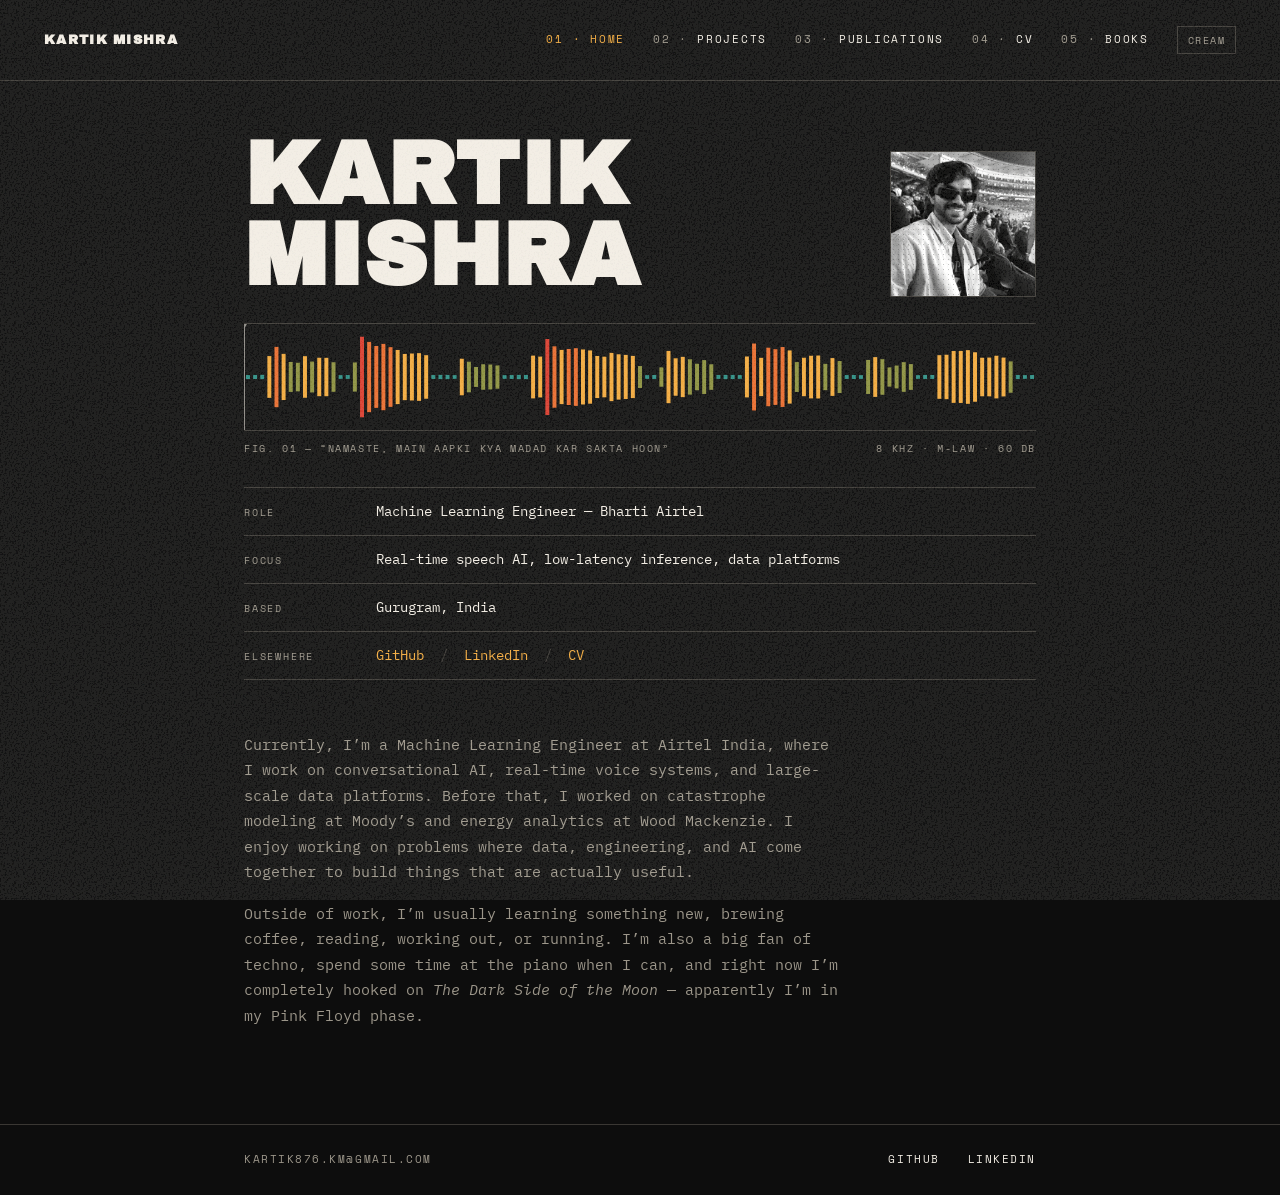
<file: index.html>
<!DOCTYPE html>
<html lang="en">
<head>
  <meta charset="UTF-8">
  <meta name="viewport" content="width=device-width, initial-scale=1.0">
  <title>Kartik Mishra</title>
  <meta name="theme-color" content="#0D0D0D">
  <meta name="description" content="Machine Learning Engineer at Airtel India — real-time voice AI, low-latency inference, and large-scale data platforms.">
  <link rel="stylesheet" href="css/style.css">
  <link rel="preconnect" href="https://fonts.googleapis.com">
  <link rel="preconnect" href="https://fonts.gstatic.com" crossorigin>
  <link href="https://fonts.googleapis.com/css2?family=Archivo+Black&family=IBM+Plex+Mono:ital,wght@0,400;0,500;0,600;0,700;1,400&family=Space+Mono:wght@400;700&display=swap" rel="stylesheet">
  <link rel="icon" type="image/png" href="images/portfolio.png">
  <script src="js/main.js"></script>
</head>
<body>
  <header>
    <div class="header-content">
      <a href="index.html" class="logo">Kartik Mishra</a>
      <nav>
        <a href="index.html" class="active">Home</a>
        <a href="projects.html">Projects</a>
        <a href="publications.html">Publications</a>
        <a href="cv.html">CV</a>
        <a href="books.html">Books</a>
        <button class="theme-toggle" aria-label="Toggle colour scheme"></button>
      </nav>
    </div>
  </header>

  <div class="container">
    <section class="masthead">
      <div class="masthead__top">
        <h1>Kartik<br>Mishra</h1>
        <figure class="plate">
          <img src="images/profilepic.jpg" alt="Kartik Mishra" class="profile-img">
          <span class="plate__halftone" aria-hidden="true"></span>
        </figure>
      </div>

      <div class="wave" role="img" aria-label="Waveform of a spoken phrase, with amplitude mapped to colour">
        <svg viewBox="0 0 1000 120" preserveAspectRatio="none" aria-hidden="true">
          <rect x="2.5" y="57.8" width="5.0" height="4.5" fill="var(--stripe-teal)"/>
          <rect x="11.5" y="57.7" width="5.0" height="4.6" fill="var(--stripe-teal)"/>
          <rect x="20.5" y="57.6" width="5.0" height="4.8" fill="var(--stripe-teal)"/>
          <rect x="29.5" y="36.3" width="5.0" height="47.3" fill="var(--stripe-amber)"/>
          <rect x="38.5" y="25.9" width="5.0" height="68.3" fill="var(--stripe-orange)"/>
          <rect x="47.5" y="33.8" width="5.0" height="52.3" fill="var(--stripe-amber)"/>
          <rect x="56.5" y="43.0" width="5.0" height="33.9" fill="var(--stripe-olive)"/>
          <rect x="65.5" y="43.8" width="5.0" height="32.5" fill="var(--stripe-olive)"/>
          <rect x="74.5" y="36.4" width="5.0" height="47.1" fill="var(--stripe-amber)"/>
          <rect x="83.5" y="42.5" width="5.0" height="35.0" fill="var(--stripe-olive)"/>
          <rect x="92.5" y="38.2" width="5.0" height="43.5" fill="var(--stripe-amber)"/>
          <rect x="101.5" y="38.3" width="5.0" height="43.4" fill="var(--stripe-amber)"/>
          <rect x="110.5" y="43.3" width="5.0" height="33.5" fill="var(--stripe-olive)"/>
          <rect x="119.5" y="57.9" width="5.0" height="4.2" fill="var(--stripe-teal)"/>
          <rect x="128.5" y="57.8" width="5.0" height="4.3" fill="var(--stripe-teal)"/>
          <rect x="137.5" y="43.5" width="5.0" height="33.0" fill="var(--stripe-olive)"/>
          <rect x="146.5" y="14.4" width="5.0" height="91.2" fill="var(--stripe-red)"/>
          <rect x="155.5" y="20.2" width="5.0" height="79.6" fill="var(--stripe-orange)"/>
          <rect x="164.5" y="24.9" width="5.0" height="70.1" fill="var(--stripe-orange)"/>
          <rect x="173.5" y="22.5" width="5.0" height="75.1" fill="var(--stripe-orange)"/>
          <rect x="182.5" y="26.2" width="5.0" height="67.6" fill="var(--stripe-orange)"/>
          <rect x="191.5" y="29.4" width="5.0" height="61.3" fill="var(--stripe-amber)"/>
          <rect x="200.5" y="33.9" width="5.0" height="52.3" fill="var(--stripe-amber)"/>
          <rect x="209.5" y="33.4" width="5.0" height="53.2" fill="var(--stripe-amber)"/>
          <rect x="218.5" y="33.0" width="5.0" height="54.0" fill="var(--stripe-amber)"/>
          <rect x="227.5" y="35.3" width="5.0" height="49.3" fill="var(--stripe-amber)"/>
          <rect x="236.5" y="57.8" width="5.0" height="4.4" fill="var(--stripe-teal)"/>
          <rect x="245.5" y="57.6" width="5.0" height="4.8" fill="var(--stripe-teal)"/>
          <rect x="254.5" y="57.6" width="5.0" height="4.8" fill="var(--stripe-teal)"/>
          <rect x="263.5" y="57.9" width="5.0" height="4.2" fill="var(--stripe-teal)"/>
          <rect x="272.5" y="39.3" width="5.0" height="41.4" fill="var(--stripe-amber)"/>
          <rect x="281.5" y="42.7" width="5.0" height="34.6" fill="var(--stripe-olive)"/>
          <rect x="290.5" y="48.7" width="5.0" height="22.5" fill="var(--stripe-olive)"/>
          <rect x="299.5" y="45.6" width="5.0" height="28.8" fill="var(--stripe-olive)"/>
          <rect x="308.5" y="45.9" width="5.0" height="28.2" fill="var(--stripe-olive)"/>
          <rect x="317.5" y="46.9" width="5.0" height="26.3" fill="var(--stripe-olive)"/>
          <rect x="326.5" y="57.9" width="5.0" height="4.2" fill="var(--stripe-teal)"/>
          <rect x="335.5" y="57.8" width="5.0" height="4.4" fill="var(--stripe-teal)"/>
          <rect x="344.5" y="57.6" width="5.0" height="4.8" fill="var(--stripe-teal)"/>
          <rect x="353.5" y="57.7" width="5.0" height="4.7" fill="var(--stripe-teal)"/>
          <rect x="362.5" y="35.8" width="5.0" height="48.4" fill="var(--stripe-amber)"/>
          <rect x="371.5" y="36.9" width="5.0" height="46.2" fill="var(--stripe-amber)"/>
          <rect x="380.5" y="17.0" width="5.0" height="86.0" fill="var(--stripe-red)"/>
          <rect x="389.5" y="25.3" width="5.0" height="69.5" fill="var(--stripe-orange)"/>
          <rect x="398.5" y="29.3" width="5.0" height="61.4" fill="var(--stripe-amber)"/>
          <rect x="407.5" y="28.3" width="5.0" height="63.4" fill="var(--stripe-orange)"/>
          <rect x="416.5" y="27.4" width="5.0" height="65.3" fill="var(--stripe-orange)"/>
          <rect x="425.5" y="28.8" width="5.0" height="62.3" fill="var(--stripe-amber)"/>
          <rect x="434.5" y="29.9" width="5.0" height="60.3" fill="var(--stripe-amber)"/>
          <rect x="443.5" y="36.2" width="5.0" height="47.6" fill="var(--stripe-amber)"/>
          <rect x="452.5" y="37.0" width="5.0" height="46.0" fill="var(--stripe-amber)"/>
          <rect x="461.5" y="32.7" width="5.0" height="54.6" fill="var(--stripe-amber)"/>
          <rect x="470.5" y="34.3" width="5.0" height="51.3" fill="var(--stripe-amber)"/>
          <rect x="479.5" y="35.0" width="5.0" height="49.9" fill="var(--stripe-amber)"/>
          <rect x="488.5" y="36.1" width="5.0" height="47.8" fill="var(--stripe-amber)"/>
          <rect x="497.5" y="47.6" width="5.0" height="24.8" fill="var(--stripe-olive)"/>
          <rect x="506.5" y="57.9" width="5.0" height="4.2" fill="var(--stripe-teal)"/>
          <rect x="515.5" y="57.7" width="5.0" height="4.6" fill="var(--stripe-teal)"/>
          <rect x="524.5" y="49.1" width="5.0" height="21.9" fill="var(--stripe-olive)"/>
          <rect x="533.5" y="30.5" width="5.0" height="59.1" fill="var(--stripe-amber)"/>
          <rect x="542.5" y="38.8" width="5.0" height="42.4" fill="var(--stripe-amber)"/>
          <rect x="551.5" y="37.2" width="5.0" height="45.6" fill="var(--stripe-amber)"/>
          <rect x="560.5" y="39.9" width="5.0" height="40.1" fill="var(--stripe-olive)"/>
          <rect x="569.5" y="45.0" width="5.0" height="30.0" fill="var(--stripe-olive)"/>
          <rect x="578.5" y="40.9" width="5.0" height="38.3" fill="var(--stripe-olive)"/>
          <rect x="587.5" y="45.6" width="5.0" height="28.9" fill="var(--stripe-olive)"/>
          <rect x="596.5" y="57.8" width="5.0" height="4.3" fill="var(--stripe-teal)"/>
          <rect x="605.5" y="57.7" width="5.0" height="4.7" fill="var(--stripe-teal)"/>
          <rect x="614.5" y="57.6" width="5.0" height="4.8" fill="var(--stripe-teal)"/>
          <rect x="623.5" y="57.8" width="5.0" height="4.3" fill="var(--stripe-teal)"/>
          <rect x="632.5" y="36.8" width="5.0" height="46.3" fill="var(--stripe-amber)"/>
          <rect x="641.5" y="22.1" width="5.0" height="75.8" fill="var(--stripe-orange)"/>
          <rect x="650.5" y="38.3" width="5.0" height="43.3" fill="var(--stripe-amber)"/>
          <rect x="659.5" y="26.8" width="5.0" height="66.3" fill="var(--stripe-orange)"/>
          <rect x="668.5" y="28.5" width="5.0" height="63.1" fill="var(--stripe-orange)"/>
          <rect x="677.5" y="26.1" width="5.0" height="67.8" fill="var(--stripe-orange)"/>
          <rect x="686.5" y="29.9" width="5.0" height="60.2" fill="var(--stripe-amber)"/>
          <rect x="695.5" y="43.1" width="5.0" height="33.8" fill="var(--stripe-olive)"/>
          <rect x="704.5" y="38.2" width="5.0" height="43.5" fill="var(--stripe-amber)"/>
          <rect x="713.5" y="35.9" width="5.0" height="48.3" fill="var(--stripe-amber)"/>
          <rect x="722.5" y="35.7" width="5.0" height="48.6" fill="var(--stripe-amber)"/>
          <rect x="731.5" y="45.1" width="5.0" height="29.8" fill="var(--stripe-olive)"/>
          <rect x="740.5" y="38.6" width="5.0" height="42.8" fill="var(--stripe-amber)"/>
          <rect x="749.5" y="41.9" width="5.0" height="36.2" fill="var(--stripe-olive)"/>
          <rect x="758.5" y="57.8" width="5.0" height="4.4" fill="var(--stripe-teal)"/>
          <rect x="767.5" y="57.7" width="5.0" height="4.6" fill="var(--stripe-teal)"/>
          <rect x="776.5" y="57.9" width="5.0" height="4.3" fill="var(--stripe-teal)"/>
          <rect x="785.5" y="40.7" width="5.0" height="38.5" fill="var(--stripe-olive)"/>
          <rect x="794.5" y="37.5" width="5.0" height="45.0" fill="var(--stripe-amber)"/>
          <rect x="803.5" y="39.8" width="5.0" height="40.3" fill="var(--stripe-olive)"/>
          <rect x="812.5" y="49.1" width="5.0" height="21.8" fill="var(--stripe-olive)"/>
          <rect x="821.5" y="47.0" width="5.0" height="25.9" fill="var(--stripe-olive)"/>
          <rect x="830.5" y="43.2" width="5.0" height="33.6" fill="var(--stripe-olive)"/>
          <rect x="839.5" y="45.4" width="5.0" height="29.2" fill="var(--stripe-olive)"/>
          <rect x="848.5" y="57.9" width="5.0" height="4.2" fill="var(--stripe-teal)"/>
          <rect x="857.5" y="57.7" width="5.0" height="4.6" fill="var(--stripe-teal)"/>
          <rect x="866.5" y="57.7" width="5.0" height="4.5" fill="var(--stripe-teal)"/>
          <rect x="875.5" y="35.3" width="5.0" height="49.4" fill="var(--stripe-amber)"/>
          <rect x="884.5" y="34.8" width="5.0" height="50.3" fill="var(--stripe-amber)"/>
          <rect x="893.5" y="30.6" width="5.0" height="58.7" fill="var(--stripe-amber)"/>
          <rect x="902.5" y="30.5" width="5.0" height="58.9" fill="var(--stripe-amber)"/>
          <rect x="911.5" y="29.6" width="5.0" height="60.8" fill="var(--stripe-amber)"/>
          <rect x="920.5" y="32.0" width="5.0" height="56.0" fill="var(--stripe-amber)"/>
          <rect x="929.5" y="38.2" width="5.0" height="43.6" fill="var(--stripe-amber)"/>
          <rect x="938.5" y="38.0" width="5.0" height="43.9" fill="var(--stripe-amber)"/>
          <rect x="947.5" y="35.9" width="5.0" height="48.3" fill="var(--stripe-amber)"/>
          <rect x="956.5" y="38.0" width="5.0" height="44.0" fill="var(--stripe-amber)"/>
          <rect x="965.5" y="42.3" width="5.0" height="35.5" fill="var(--stripe-olive)"/>
          <rect x="974.5" y="57.7" width="5.0" height="4.6" fill="var(--stripe-teal)"/>
          <rect x="983.5" y="57.9" width="5.0" height="4.2" fill="var(--stripe-teal)"/>
          <rect x="992.5" y="57.7" width="5.0" height="4.6" fill="var(--stripe-teal)"/>
        </svg>
        <span class="wave__head" aria-hidden="true"></span>
      </div>

      <div class="wave__caption">
        <span>Fig. 01 &mdash; &ldquo;namaste, main aapki kya madad kar sakta hoon&rdquo;</span>
        <span>8 kHz &middot; &micro;-law &middot; 60 dB</span>
      </div>

      <dl class="spec">
        <div class="spec__row">
          <dt>Role</dt>
          <dd>Machine Learning Engineer &mdash; Bharti Airtel</dd>
        </div>
        <div class="spec__row">
          <dt>Focus</dt>
          <dd>Real-time speech AI, low-latency inference, data platforms</dd>
        </div>
        <div class="spec__row">
          <dt>Based</dt>
          <dd>Gurugram, India</dd>
        </div>
        <div class="spec__row">
          <dt>Elsewhere</dt>
          <dd>
            <a href="https://github.com/karmishhh/" target="_blank">GitHub</a>
            <span class="sep">/</span>
            <a href="https://www.linkedin.com/in/kartik-mishra99/" target="_blank">LinkedIn</a>
            <span class="sep">/</span>
            <a href="cv.html">CV</a>
          </dd>
        </div>
      </dl>
    </section>

    <p>
      Currently, I&rsquo;m a Machine Learning Engineer at Airtel India, where I work on conversational AI, real-time voice systems, and large-scale data platforms. Before that, I worked on catastrophe modeling at Moody&rsquo;s and energy analytics at Wood Mackenzie. I enjoy working on problems where data, engineering, and AI come together to build things that are actually useful.
    </p>

    <p>
      Outside of work, I&rsquo;m usually learning something new, brewing coffee, reading, working out, or running. I&rsquo;m also a big fan of techno, spend some time at the piano when I can, and right now I&rsquo;m completely hooked on <i>The Dark Side of the Moon</i> &mdash; apparently I&rsquo;m in my Pink Floyd phase.
    </p>
  </div>

  <div class="lightbox">
    <img src="images/profilepic.jpg" alt="Kartik Mishra">
  </div>

  <footer>
    <div class="footer-content">
      <span>kartik876.km@gmail.com</span>
      <div class="footer-links">
        <a href="https://github.com/karmishhh/" target="_blank">GitHub</a>
        <a href="https://www.linkedin.com/in/kartik-mishra99/" target="_blank">LinkedIn</a>
      </div>
    </div>
  </footer>

  <div class="grain" aria-hidden="true"></div>
</body>
</html>
</file>
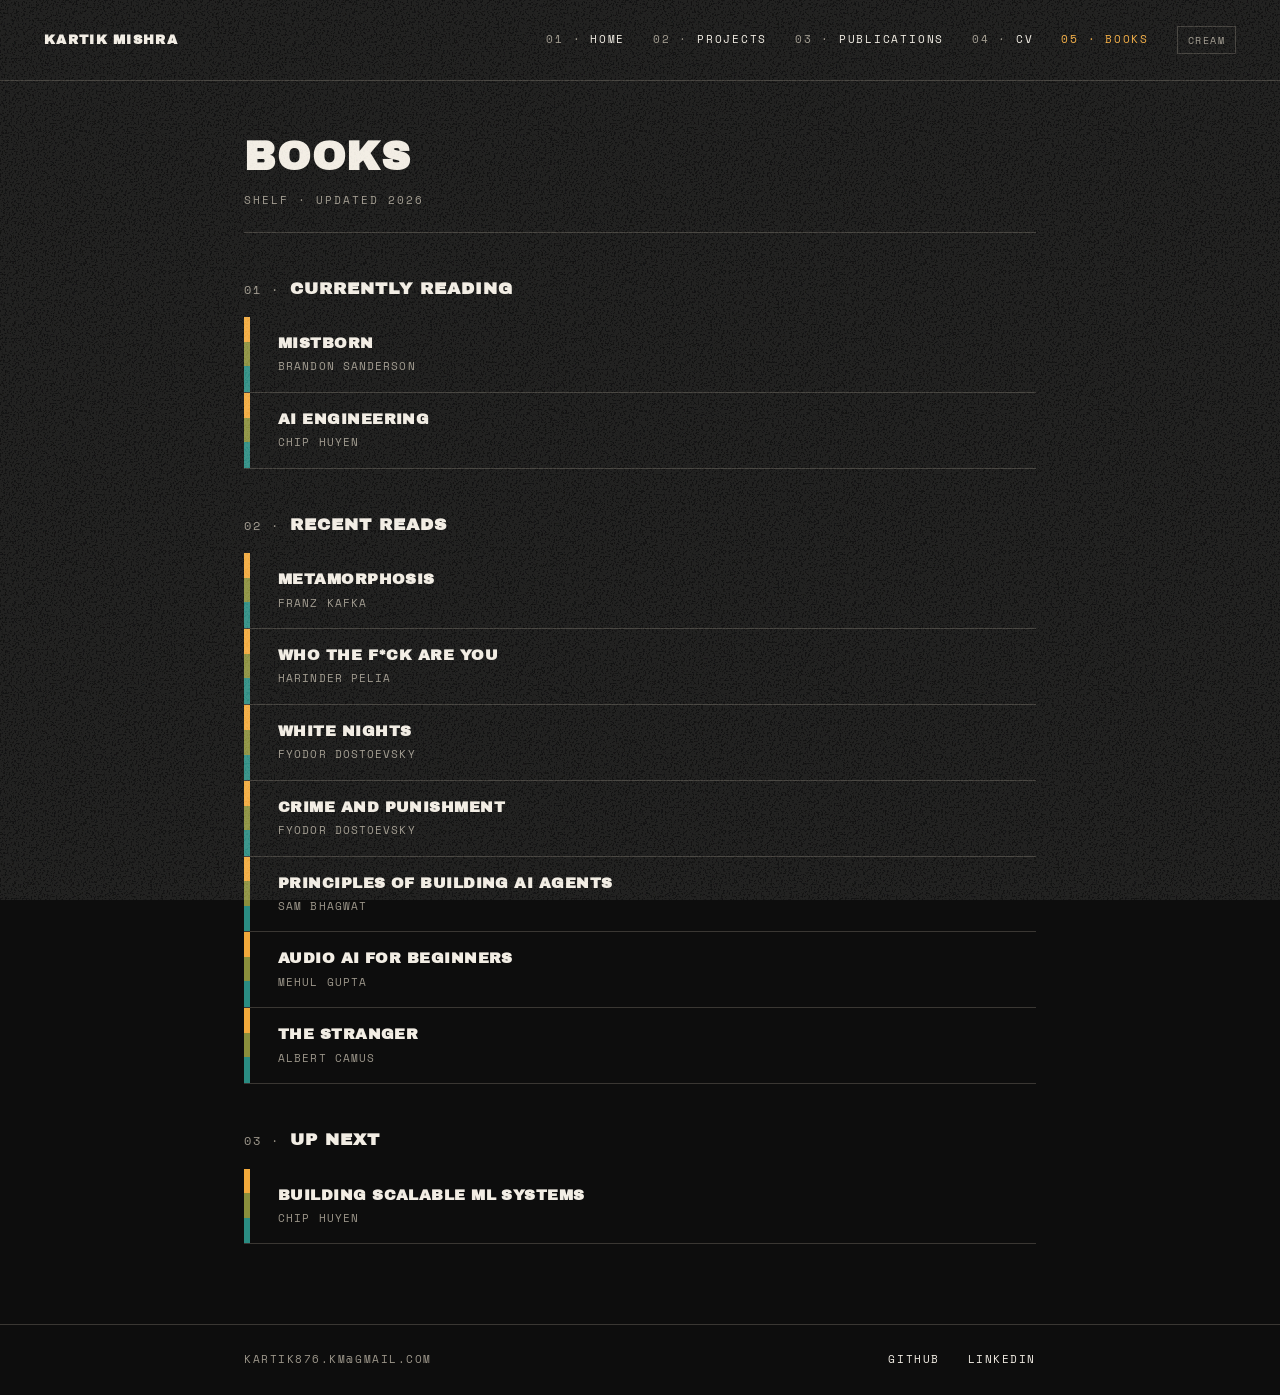
<file: books.html>
<!DOCTYPE html>
<html lang="en">
<head>
  <meta charset="UTF-8">
  <meta name="viewport" content="width=device-width, initial-scale=1.0">
  <title>Books - Kartik Mishra</title>
  <meta name="theme-color" content="#0D0D0D">
  <link rel="stylesheet" href="css/style.css">
  <link rel="preconnect" href="https://fonts.googleapis.com">
  <link rel="preconnect" href="https://fonts.gstatic.com" crossorigin>
  <link href="https://fonts.googleapis.com/css2?family=Archivo+Black&family=IBM+Plex+Mono:ital,wght@0,400;0,500;0,600;0,700;1,400&family=Space+Mono:wght@400;700&display=swap" rel="stylesheet">
  <link rel="icon" type="image/png" href="images/portfolio.png">
  <script src="js/main.js"></script>
</head>
<body>
  <header>
    <div class="header-content">
      <a href="index.html" class="logo">Kartik Mishra</a>
      <nav>
        <a href="index.html">Home</a>
        <a href="projects.html">Projects</a>
        <a href="publications.html">Publications</a>
        <a href="cv.html">CV</a>
        <a href="books.html" class="active">Books</a>
        <button class="theme-toggle" aria-label="Toggle colour scheme"></button>
      </nav>
    </div>
  </header>

  <div class="container">
    <div class="page-head">
      <h1>Books</h1>
      <div class="subtitle">Shelf &middot; updated 2026</div>
    </div>

    <h2>Currently Reading</h2>
    <div class="book">
      <h3>Mistborn</h3>
      <div class="author">Brandon Sanderson</div>
    </div>
    <div class="book">
      <h3>AI Engineering</h3>
      <div class="author">Chip Huyen</div>
    </div>

    <h2>Recent Reads</h2>
    <div class="book">
      <h3>Metamorphosis</h3>
      <div class="author">Franz Kafka</div>
    </div>
    <div class="book">
      <h3>Who the F*ck Are You</h3>
      <div class="author">Harinder Pelia</div>
    </div>
    <div class="book">
      <h3>White Nights</h3>
      <div class="author">Fyodor Dostoevsky</div>
    </div>
    <div class="book">
      <h3>Crime and Punishment</h3>
      <div class="author">Fyodor Dostoevsky</div>
    </div>
    <div class="book">
      <h3>Principles of Building AI Agents</h3>
      <div class="author">Sam Bhagwat</div>
    </div>
    <div class="book">
      <h3>Audio AI for Beginners</h3>
      <div class="author">Mehul Gupta</div>
    </div>
    <div class="book">
      <h3>The Stranger</h3>
      <div class="author">Albert Camus</div>
    </div>

    <h2>Up Next</h2>
    <div class="book">
      <h3>Building Scalable ML Systems</h3>
      <div class="author">Chip Huyen</div>
    </div>
  </div>

  <footer>
    <div class="footer-content">
      <span>kartik876.km@gmail.com</span>
      <div class="footer-links">
        <a href="https://github.com/karmishhh/" target="_blank">GitHub</a>
        <a href="https://www.linkedin.com/in/kartik-mishra99/" target="_blank">LinkedIn</a>
      </div>
    </div>
  </footer>

  <div class="grain" aria-hidden="true"></div>
</body>
</html>
</file>
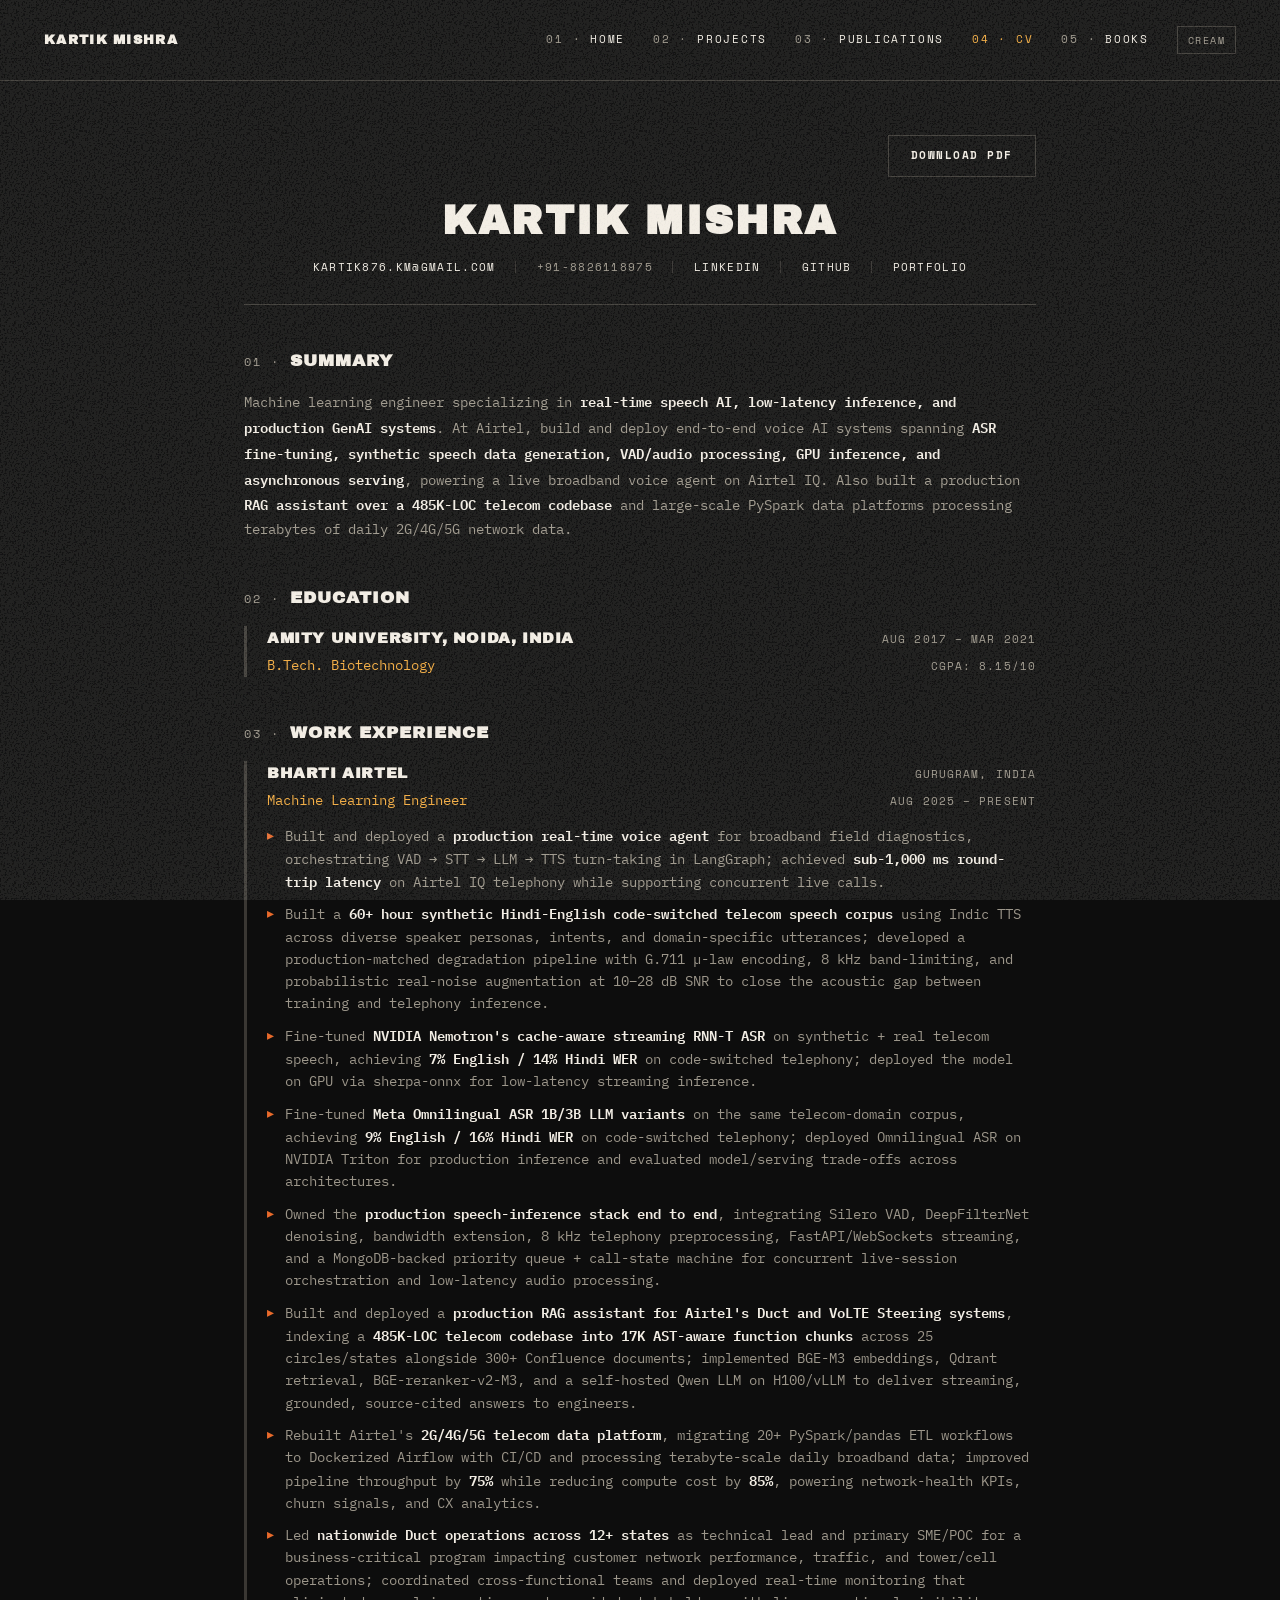
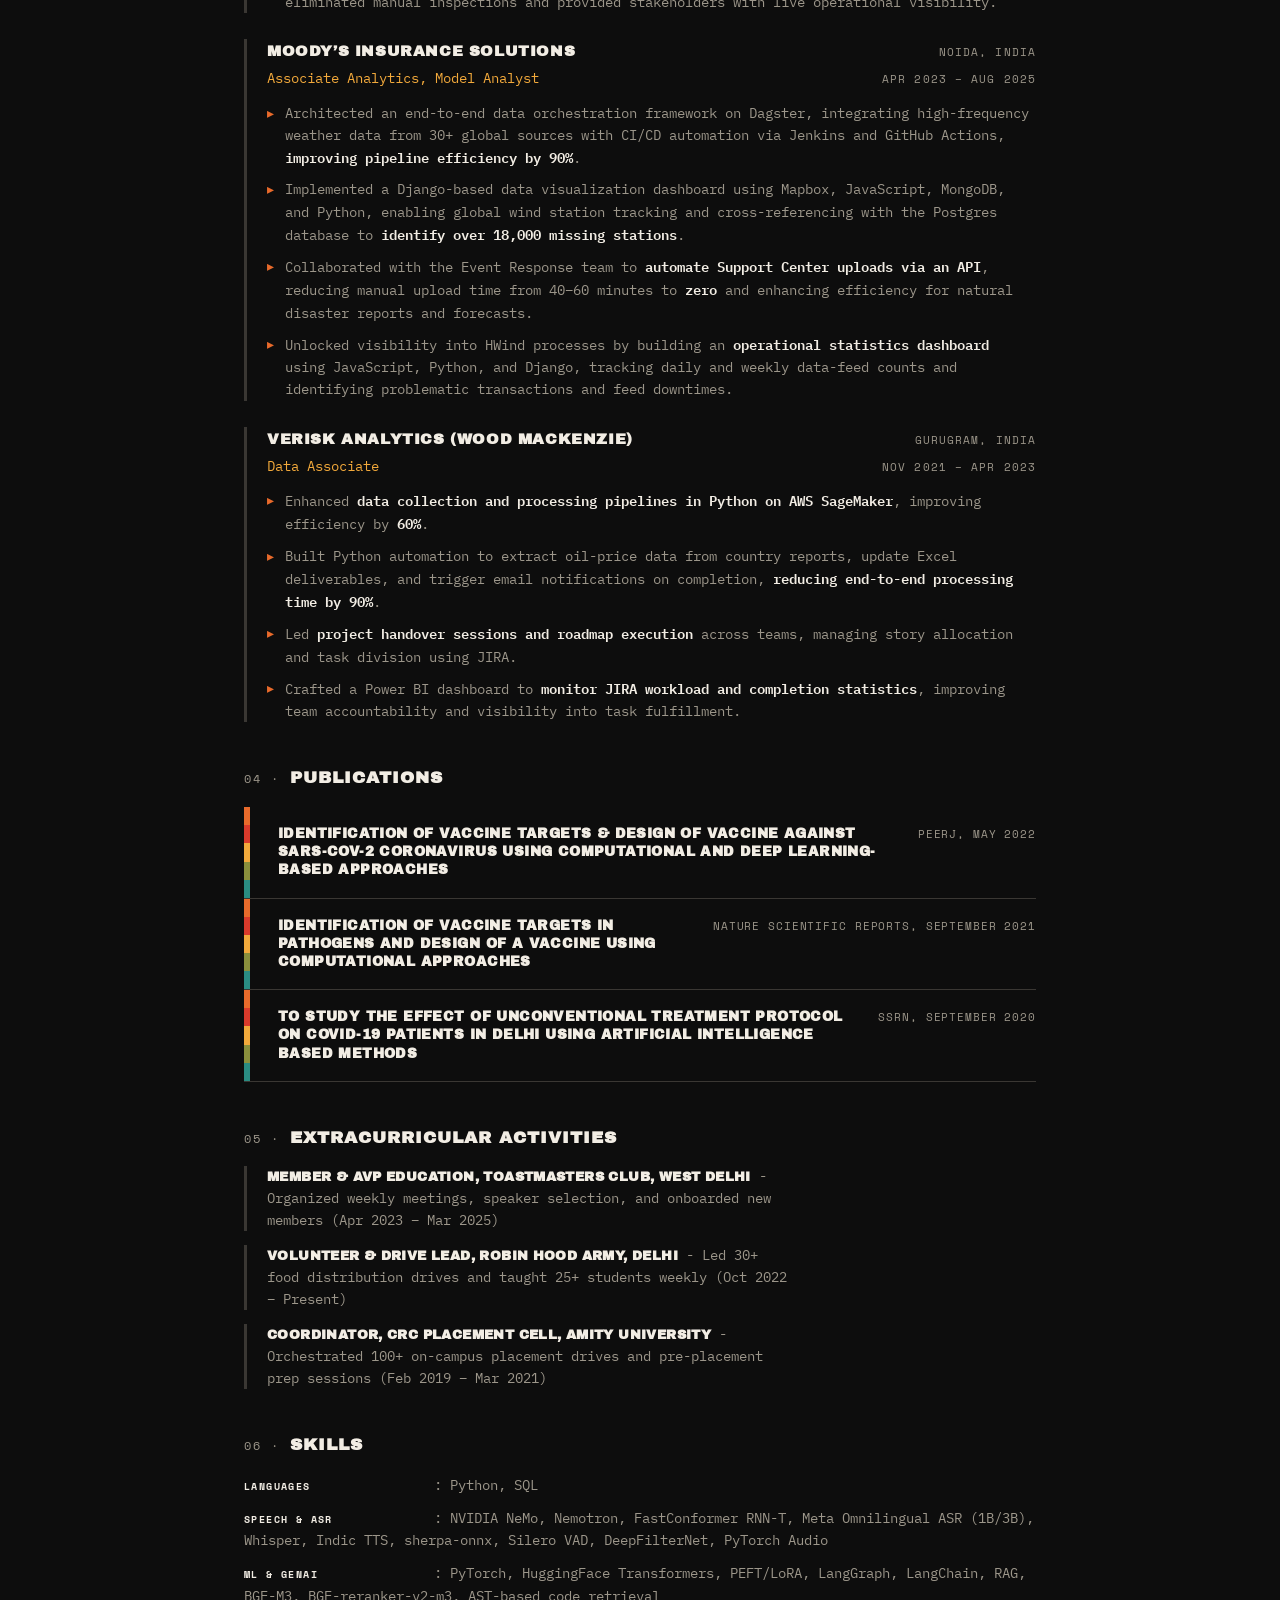
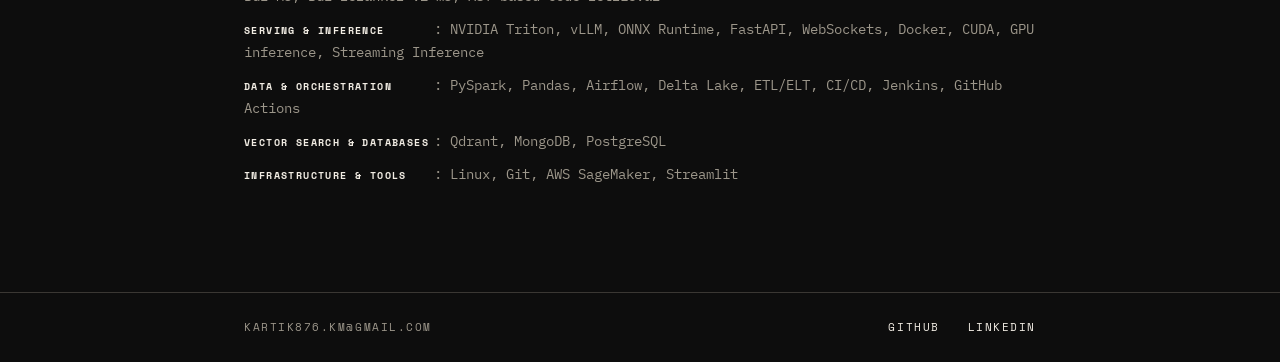
<file: cv.html>
<!DOCTYPE html>
<html lang="en">
<head>
  <meta charset="UTF-8">
  <meta name="viewport" content="width=device-width, initial-scale=1.0">
  <title>CV - Kartik Mishra</title>
  <meta name="theme-color" content="#0D0D0D">
  <link rel="stylesheet" href="css/style.css">
  <link rel="preconnect" href="https://fonts.googleapis.com">
  <link rel="preconnect" href="https://fonts.gstatic.com" crossorigin>
  <link href="https://fonts.googleapis.com/css2?family=Archivo+Black&family=IBM+Plex+Mono:ital,wght@0,400;0,500;0,600;0,700;1,400&family=Space+Mono:wght@400;700&display=swap" rel="stylesheet">
  <link rel="icon" type="image/png" href="images/portfolio.png">
  <script src="js/main.js"></script>
  <script src="js/cv-publications.js"></script>
</head>
<body>
  <header>
    <div class="header-content">
      <a href="index.html" class="logo">Kartik Mishra</a>
      <nav>
        <a href="index.html">Home</a>
        <a href="projects.html">Projects</a>
        <a href="publications.html">Publications</a>
        <a href="cv.html" class="active">CV</a>
        <a href="books.html">Books</a>
        <button class="theme-toggle" aria-label="Toggle colour scheme"></button>
      </nav>
    </div>
  </header>

  <div class="container">
    <div class="cv-doc-actions">
      <a href="Kartik_Mishra_CV.pdf" class="btn" download>Download PDF</a>
    </div>

    <div class="cv-doc-header">
      <h1 class="cv-name">KARTIK MISHRA</h1>
      <div class="cv-contact">
        <a href="mailto:kartik876.km@gmail.com">Kartik876.km@gmail.com</a>
        <span class="sep">|</span>
        +91-8826118975
        <span class="sep">|</span>
        <a href="https://www.linkedin.com/in/kartik-mishra99/" target="_blank">LinkedIn</a>
        <span class="sep">|</span>
        <a href="https://github.com/karmishhh/" target="_blank">Github</a>
        <span class="sep">|</span>
        <a href="index.html">Portfolio</a>
      </div>
    </div>

    <section class="cv-section cv-summary">
      <h2>Summary</h2>
      <p>Machine learning engineer specializing in <strong>real-time speech AI, low-latency inference, and production GenAI systems</strong>. At Airtel, build and deploy end-to-end voice AI systems spanning <strong>ASR fine-tuning, synthetic speech data generation, VAD/audio processing, GPU inference, and asynchronous serving</strong>, powering a live broadband voice agent on Airtel IQ. Also built a production <strong>RAG assistant over a 485K-LOC telecom codebase</strong> and large-scale PySpark data platforms processing terabytes of daily 2G/4G/5G network data.</p>
    </section>

    <section class="cv-section">
      <h2>Education</h2>
      <div class="cv-item">
        <div class="cv-item-row">
          <div class="cv-item-institution">Amity University, Noida, India</div>
          <div class="cv-item-meta">Aug 2017 &ndash; Mar 2021</div>
        </div>
        <div class="cv-item-row">
          <div class="cv-item-role">B.Tech. Biotechnology</div>
          <div class="cv-item-meta">CGPA: 8.15/10</div>
        </div>
      </div>
    </section>

    <section class="cv-section">
      <h2>Work Experience</h2>

      <div class="cv-item">
        <div class="cv-item-row">
          <div class="cv-item-company">BHARTI AIRTEL</div>
          <div class="cv-item-location">Gurugram, India</div>
        </div>
        <div class="cv-item-row">
          <div class="cv-item-role">Machine Learning Engineer</div>
          <div class="cv-item-meta">Aug 2025 &ndash; Present</div>
        </div>
        <ul>
  <li>Built and deployed a <strong>production real-time voice agent</strong> for broadband field diagnostics, orchestrating VAD &rarr; STT &rarr; LLM &rarr; TTS turn-taking in LangGraph; achieved <strong>sub-1,000 ms round-trip latency</strong> on Airtel IQ telephony while supporting concurrent live calls.</li>

  <li>Built a <strong>60+ hour synthetic Hindi-English code-switched telecom speech corpus</strong> using Indic TTS across diverse speaker personas, intents, and domain-specific utterances; developed a production-matched degradation pipeline with G.711 &micro;-law encoding, 8 kHz band-limiting, and probabilistic real-noise augmentation at 10&ndash;28 dB SNR to close the acoustic gap between training and telephony inference.</li>

  <li>Fine-tuned <strong>NVIDIA Nemotron's cache-aware streaming RNN-T ASR</strong> on synthetic + real telecom speech, achieving <strong>7% English / 14% Hindi WER</strong> on code-switched telephony; deployed the model on GPU via sherpa-onnx for low-latency streaming inference.</li>

  <li>Fine-tuned <strong>Meta Omnilingual ASR 1B/3B LLM variants</strong> on the same telecom-domain corpus, achieving <strong>9% English / 16% Hindi WER</strong> on code-switched telephony; deployed Omnilingual ASR on NVIDIA Triton for production inference and evaluated model/serving trade-offs across architectures.</li>

  <li>Owned the <strong>production speech-inference stack end to end</strong>, integrating Silero VAD, DeepFilterNet denoising, bandwidth extension, 8 kHz telephony preprocessing, FastAPI/WebSockets streaming, and a MongoDB-backed priority queue + call-state machine for concurrent live-session orchestration and low-latency audio processing.</li>

  <li>Built and deployed a <strong>production RAG assistant for Airtel's Duct and VoLTE Steering systems</strong>, indexing a <strong>485K-LOC telecom codebase into 17K AST-aware function chunks</strong> across 25 circles/states alongside 300+ Confluence documents; implemented BGE-M3 embeddings, Qdrant retrieval, BGE-reranker-v2-M3, and a self-hosted Qwen LLM on H100/vLLM to deliver streaming, grounded, source-cited answers to engineers.</li>

  <li>Rebuilt Airtel's <strong>2G/4G/5G telecom data platform</strong>, migrating 20+ PySpark/pandas ETL workflows to Dockerized Airflow with CI/CD and processing terabyte-scale daily broadband data; improved pipeline throughput by <strong>75%</strong> while reducing compute cost by <strong>85%</strong>, powering network-health KPIs, churn signals, and CX analytics.</li>

  <li>Led <strong>nationwide Duct operations across 12+ states</strong> as technical lead and primary SME/POC for a business-critical program impacting customer network performance, traffic, and tower/cell operations; coordinated cross-functional teams and deployed real-time monitoring that eliminated manual inspections and provided stakeholders with live operational visibility.</li>
</ul>
      </div>

      <div class="cv-item">
        <div class="cv-item-row">
          <div class="cv-item-company">MOODY&rsquo;S INSURANCE SOLUTIONS</div>
          <div class="cv-item-location">Noida, India</div>
        </div>
        <div class="cv-item-row">
          <div class="cv-item-role">Associate Analytics, Model Analyst</div>
          <div class="cv-item-meta">Apr 2023 &ndash; Aug 2025</div>
        </div>
        <ul>
  <li>Architected an end-to-end data orchestration framework on Dagster, integrating high-frequency weather data from 30+ global sources with CI/CD automation via Jenkins and GitHub Actions, <strong>improving pipeline efficiency by 90%</strong>.</li>

  <li>Implemented a Django-based data visualization dashboard using Mapbox, JavaScript, MongoDB, and Python, enabling global wind station tracking and cross-referencing with the Postgres database to <strong>identify over 18,000 missing stations</strong>.</li>

  <li>Collaborated with the Event Response team to <strong>automate Support Center uploads via an API</strong>, reducing manual upload time from 40&ndash;60 minutes to <strong>zero</strong> and enhancing efficiency for natural disaster reports and forecasts.</li>

  <li>Unlocked visibility into HWind processes by building an <strong>operational statistics dashboard</strong> using JavaScript, Python, and Django, tracking daily and weekly data-feed counts and identifying problematic transactions and feed downtimes.</li>
</ul>
      </div>

      <div class="cv-item">
        <div class="cv-item-row">
          <div class="cv-item-company">VERISK ANALYTICS (Wood Mackenzie)</div>
          <div class="cv-item-location">Gurugram, India</div>
        </div>
        <div class="cv-item-row">
          <div class="cv-item-role">Data Associate</div>
          <div class="cv-item-meta">Nov 2021 &ndash; Apr 2023</div>
        </div>
        <ul>
  <li>Enhanced <strong>data collection and processing pipelines in Python on AWS SageMaker</strong>, improving efficiency by <strong>60%</strong>.</li>

  <li>Built Python automation to extract oil-price data from country reports, update Excel deliverables, and trigger email notifications on completion, <strong>reducing end-to-end processing time by 90%</strong>.</li>

  <li>Led <strong>project handover sessions and roadmap execution</strong> across teams, managing story allocation and task division using JIRA.</li>

  <li>Crafted a Power BI dashboard to <strong>monitor JIRA workload and completion statistics</strong>, improving team accountability and visibility into task fulfillment.</li>
</ul>
      </div>
    </section>

    <section class="cv-section cv-publications" id="cv-publications">
      <h2>Publications</h2>
    </section>

    <section class="cv-section cv-extracurricular">
      <h2>Extracurricular Activities</h2>

      <div class="cv-extra-item">
        <p><strong>Member &amp; AVP Education, Toastmasters Club, West Delhi</strong> - Organized weekly meetings, speaker selection, and onboarded new members (Apr 2023 &ndash; Mar 2025)</p>
      </div>

      <div class="cv-extra-item">
        <p><strong>Volunteer &amp; Drive Lead, Robin Hood Army, Delhi</strong> - Led 30+ food distribution drives and taught 25+ students weekly (Oct 2022 &ndash; Present)</p>
      </div>

      <div class="cv-extra-item">
        <p><strong>Coordinator, CRC Placement Cell, Amity University</strong> - Orchestrated 100+ on-campus placement drives and pre-placement prep sessions (Feb 2019 &ndash; Mar 2021)</p>
      </div>
    </section>

    <section class="cv-section">
      <h2>Skills</h2>
      <div class="skills">
          <p><strong>Languages</strong>: Python, SQL</p>

          <p><strong>Speech &amp; ASR</strong>: NVIDIA NeMo, Nemotron, FastConformer RNN-T, Meta Omnilingual ASR (1B/3B), Whisper, Indic TTS, sherpa-onnx, Silero VAD, DeepFilterNet, PyTorch Audio</p>

          <p><strong>ML &amp; GenAI</strong>: PyTorch, HuggingFace Transformers, PEFT/LoRA, LangGraph, LangChain, RAG, BGE-M3, BGE-reranker-v2-m3, AST-based code retrieval</p>

          <p><strong>Serving &amp; Inference</strong>: NVIDIA Triton, vLLM, ONNX Runtime, FastAPI, WebSockets, Docker, CUDA, GPU inference, Streaming Inference</p>

          <p><strong>Data &amp; Orchestration</strong>: PySpark, Pandas, Airflow, Delta Lake, ETL/ELT, CI/CD, Jenkins, GitHub Actions</p>

          <p><strong>Vector Search &amp; Databases</strong>: Qdrant, MongoDB, PostgreSQL</p>

          <p><strong>Infrastructure &amp; Tools</strong>: Linux, Git, AWS SageMaker, Streamlit</p>
      </div>
    </section>
  </div>

  <footer>
    <div class="footer-content">
      <span>kartik876.km@gmail.com</span>
      <div class="footer-links">
        <a href="https://github.com/karmishhh/" target="_blank">GitHub</a>
        <a href="https://www.linkedin.com/in/kartik-mishra99/" target="_blank">LinkedIn</a>
      </div>
    </div>
  </footer>

  <div class="grain" aria-hidden="true"></div>
</body>
</html>
</file>
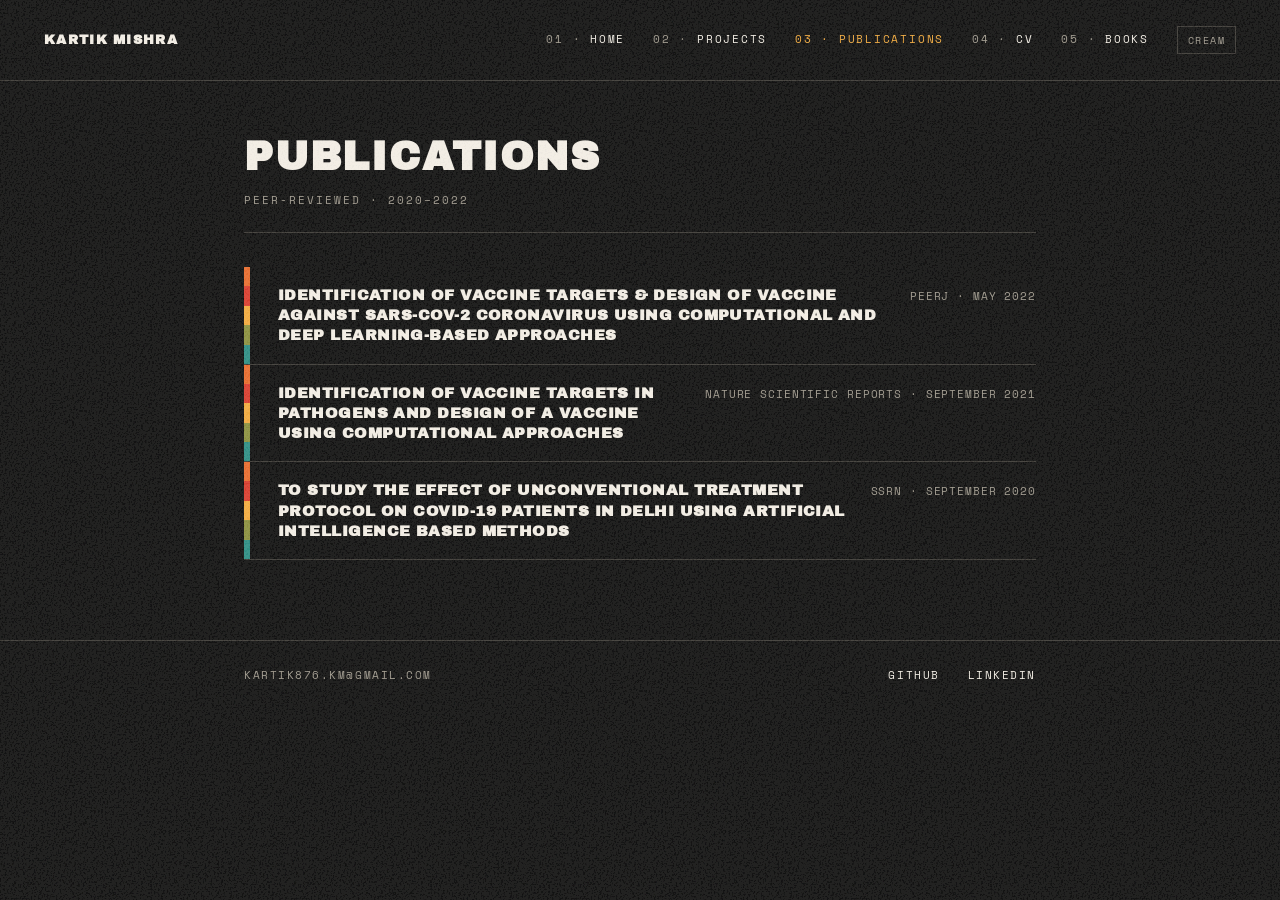
<file: publications.html>
<!DOCTYPE html>
<html lang="en">
<head>
  <meta charset="UTF-8">
  <meta name="viewport" content="width=device-width, initial-scale=1.0">
  <title>Publications - Kartik Mishra</title>
  <meta name="theme-color" content="#0D0D0D">
  <link rel="stylesheet" href="css/style.css">
  <link rel="preconnect" href="https://fonts.googleapis.com">
  <link rel="preconnect" href="https://fonts.gstatic.com" crossorigin>
  <link href="https://fonts.googleapis.com/css2?family=Archivo+Black&family=IBM+Plex+Mono:ital,wght@0,400;0,500;0,600;0,700;1,400&family=Space+Mono:wght@400;700&display=swap" rel="stylesheet">
  <link rel="icon" type="image/png" href="images/portfolio.png">
  <script src="js/main.js"></script>
</head>
<body>
  <header>
    <div class="header-content">
      <a href="index.html" class="logo">Kartik Mishra</a>
      <nav>
        <a href="index.html">Home</a>
        <a href="projects.html">Projects</a>
        <a href="publications.html" class="active">Publications</a>
        <a href="cv.html">CV</a>
        <a href="books.html">Books</a>
        <button class="theme-toggle" aria-label="Toggle colour scheme"></button>
      </nav>
    </div>
  </header>

  <div class="container">
    <div class="page-head">
      <h1>Publications</h1>
      <div class="subtitle">Peer-reviewed &middot; 2020&ndash;2022</div>
    </div>

    <div class="item">
      <h3><a href="https://peerj.com/articles/13380/" target="_blank">Identification of vaccine targets &amp; design of vaccine against SARS-CoV-2 coronavirus using computational and deep learning-based approaches</a></h3>
      <div class="meta">PeerJ &middot; May 2022</div>
    </div>

    <div class="item">
      <h3><a href="https://www.nature.com/articles/s41598-021-96863-x" target="_blank">Identification of vaccine targets in pathogens and design of a vaccine using computational approaches</a></h3>
      <div class="meta">Nature Scientific Reports &middot; September 2021</div>
    </div>

    <div class="item">
      <h3><a href="https://papers.ssrn.com/sol3/papers.cfm?abstract_id=3685705" target="_blank">To Study the Effect of Unconventional Treatment Protocol on COVID-19 Patients in Delhi Using Artificial Intelligence Based Methods</a></h3>
      <div class="meta">SSRN &middot; September 2020</div>
    </div>
  </div>

  <footer>
    <div class="footer-content">
      <span>kartik876.km@gmail.com</span>
      <div class="footer-links">
        <a href="https://github.com/karmishhh/" target="_blank">GitHub</a>
        <a href="https://www.linkedin.com/in/kartik-mishra99/" target="_blank">LinkedIn</a>
      </div>
    </div>
  </footer>

  <div class="grain" aria-hidden="true"></div>
</body>
</html>
</file>
<file: css/style.css>
/* ===== Analog print theme ===== */

:root {
  /* Stripe band */
  --stripe-orange: #e86a2b;
  --stripe-red: #d93a2b;
  --stripe-amber: #f2a93b;
  --stripe-olive: #8a8f3c;
  --stripe-teal: #2a8c82;

  /* Type */
  --font-display: "Archivo Black", "Orbitron", "Michroma", sans-serif;
  --font-body: "IBM Plex Mono", "Courier New", monospace;
  --font-mono: "Space Mono", "Courier New", monospace;

  /* Ground — warm black */
  --ground: #0d0d0d;
  --panel: #1a1a18;
  --ink: #f2ede4;
  --ink-2: #9c968a;
  --hairline: #3a3733;
  --link: #f2a93b;
  --link-hover: #e86a2b;

  --grain-opacity: 0.09;
  --max-width: 880px;
}

[data-theme="light"] {
  --ground: #f2ede4;
  --panel: #ece5d8;
  --ink: #0d0d0d;
  --ink-2: #6e685d;
  --hairline: #c2baa9;
  --link: #d93a2b;
  --link-hover: #e86a2b;

  --grain-opacity: 0.04;
}

/* Reset */
*, *::before, *::after {
  margin: 0;
  padding: 0;
  box-sizing: border-box;
}

html {
  background: var(--ground);
}

body {
  position: relative;
  min-height: 100vh;
  background: var(--ground);
  color: var(--ink);
  font-family: var(--font-body);
  font-size: 16px;
  line-height: 1.6;
  -webkit-font-smoothing: antialiased;
}

a {
  color: var(--link);
  text-decoration: none;
  transition: color 0.12s steps(2);
}

a:hover {
  color: var(--link-hover);
}

/* ===== Film grain ===== */
.grain {
  position: fixed;
  inset: 0;
  z-index: 40;
  pointer-events: none;
  opacity: var(--grain-opacity);
  background-image:
    url("data:image/svg+xml,%3Csvg xmlns='http://www.w3.org/2000/svg' width='280' height='280'%3E%3Cfilter id='s'%3E%3CfeTurbulence type='fractalNoise' baseFrequency='0.55' numOctaves='2' stitchTiles='stitch'/%3E%3CfeColorMatrix values='0 0 0 0 1  0 0 0 0 0.97  0 0 0 0 0.9  4 4 4 -9.5 0'/%3E%3C/filter%3E%3Crect width='100%25' height='100%25' filter='url(%23s)'/%3E%3C/svg%3E"),
    url("data:image/svg+xml,%3Csvg xmlns='http://www.w3.org/2000/svg' width='220' height='220'%3E%3Cfilter id='n'%3E%3CfeTurbulence type='fractalNoise' baseFrequency='0.9' numOctaves='2' stitchTiles='stitch'/%3E%3C/filter%3E%3Crect width='100%25' height='100%25' filter='url(%23n)'/%3E%3C/svg%3E");
  animation: static 0.9s steps(1) infinite;
}

@keyframes static {
  0%   { background-position: 0 0, 0 0; }
  12%  { background-position: -140px 90px, 60px -40px; }
  25%  { background-position: 90px -160px, -110px 70px; }
  37%  { background-position: -60px -70px, 130px 110px; }
  50%  { background-position: 170px 40px, -50px -130px; }
  62%  { background-position: -100px 150px, 90px 30px; }
  75%  { background-position: 40px -110px, -140px -80px; }
  87%  { background-position: -170px -30px, 30px 140px; }
}

@media (prefers-reduced-motion: reduce) {
  .grain { animation: none; }
}

/* ===== Header / nav ===== */
header {
  border-bottom: 1px solid var(--hairline);
}

.header-content {
  display: flex;
  justify-content: space-between;
  align-items: center;
  gap: 32px;
  padding: 26px 44px;
  font-family: var(--font-mono);
  font-size: 11px;
  letter-spacing: 0.16em;
  text-transform: uppercase;
}

.logo {
  color: var(--ink);
  font-family: var(--font-display);
  font-size: 13px;
  font-weight: 800;
  letter-spacing: 0.1em;
  text-transform: uppercase;
  white-space: nowrap;
}

.logo:hover {
  color: var(--link-hover);
}

.header-content nav {
  display: flex;
  align-items: center;
  gap: 28px;
  counter-reset: navitem;
}

.header-content nav a {
  color: var(--ink);
  white-space: nowrap;
}

.header-content nav a::before {
  counter-increment: navitem;
  content: counter(navitem, decimal-leading-zero) "\00a0\00b7\00a0";
  color: var(--ink-2);
}

.header-content nav a:hover,
.header-content nav a.active {
  color: var(--link);
}

.header-content nav a.active::before {
  color: var(--link);
}

/* Theme toggle */
.theme-toggle {
  min-height: 28px;
  padding: 0 10px;
  border: 1px solid var(--hairline);
  background: transparent;
  color: var(--ink-2);
  font-family: var(--font-mono);
  font-size: 10px;
  letter-spacing: 0.14em;
  text-transform: uppercase;
  cursor: pointer;
  transition: background 0.12s steps(2), color 0.12s steps(2), border-color 0.12s steps(2);
}

.theme-toggle:hover {
  background: var(--stripe-orange);
  border-color: var(--stripe-orange);
  color: #0d0d0d;
}

/* ===== Container ===== */
.container {
  max-width: var(--max-width);
  margin: 0 auto;
  padding: 54px 44px 80px;
  counter-reset: section;
  animation: fadeIn 0.4s steps(6);
}

@keyframes fadeIn {
  from { opacity: 0; }
  to   { opacity: 1; }
}

/* ===== Home: masthead ===== */
.masthead {
  margin-bottom: 52px;
}

.masthead__top {
  display: flex;
  justify-content: space-between;
  align-items: flex-end;
  gap: 32px;
  margin-bottom: 26px;
}

.masthead h1 {
  font-size: clamp(44px, 7.4vw, 88px);
  line-height: 0.92;
  letter-spacing: 0.01em;
}

/* Photo as a halftoned contact-sheet plate */
.plate {
  position: relative;
  flex: none;
  width: 146px;
  height: 146px;
  overflow: hidden;
  border: 1px solid var(--hairline);
  background: var(--panel);
  transition: border-color 0.12s steps(2);
}

.plate:hover {
  border-color: var(--stripe-orange);
}

.profile-img {
  display: block;
  width: 100%;
  height: 100%;
  object-fit: cover;
  cursor: pointer;
  filter: grayscale(1) contrast(1.15);
  transition: filter 0.12s steps(2);
}

.plate:hover .profile-img {
  filter: grayscale(0) contrast(1.05);
}

.plate__halftone {
  position: absolute;
  inset: 0;
  pointer-events: none;
  opacity: 0.26;
  background-image: radial-gradient(var(--ground) 24%, transparent 25%);
  background-size: 5px 5px;
}

/* Speech waveform — amplitude mapped to the palette */
.wave {
  position: relative;
  height: 108px;
  border-top: 1px solid var(--hairline);
  border-bottom: 1px solid var(--hairline);
  overflow: hidden;
}

.wave svg {
  display: block;
  width: 100%;
  height: 100%;
}

.wave__head {
  position: absolute;
  top: 0;
  bottom: 0;
  width: 1px;
  background: var(--ink);
  opacity: 0.55;
  animation: scrub 9s steps(56) infinite;
}

.wave__head::before {
  content: "";
  position: absolute;
  top: 0;
  left: -3px;
  border-left: 3.5px solid transparent;
  border-right: 3.5px solid transparent;
  border-top: 5px solid var(--ink);
}

@keyframes scrub {
  from { left: 0; }
  to   { left: 100%; }
}

@media (prefers-reduced-motion: reduce) {
  .wave__head { animation: none; left: 32%; }
}

.wave__caption {
  display: flex;
  flex-wrap: wrap;
  justify-content: space-between;
  gap: 6px 24px;
  margin-top: 10px;
  font-family: var(--font-mono);
  font-size: 10px;
  letter-spacing: 0.16em;
  text-transform: uppercase;
  color: var(--ink-2);
}

/* Spec sheet */
.spec {
  margin-top: 30px;
  border-top: 1px solid var(--hairline);
}

.spec__row {
  display: flex;
  align-items: baseline;
  gap: 24px;
  padding: 13px 0;
  border-bottom: 1px solid var(--hairline);
}

.spec dt {
  flex: 0 0 108px;
  font-family: var(--font-mono);
  font-size: 10px;
  letter-spacing: 0.18em;
  text-transform: uppercase;
  color: var(--ink-2);
  transition: color 0.12s steps(2);
}

.spec__row:hover dt {
  color: var(--stripe-orange);
}

.spec dd {
  flex: 1;
  min-width: 0;
  font-size: 14px;
  line-height: 1.5;
  color: var(--ink);
}

.spec dd .sep {
  color: var(--hairline);
  margin: 0 8px;
}

/* ===== Typography ===== */
h1 {
  font-family: var(--font-display);
  font-weight: 800;
  font-size: clamp(26px, 3.4vw, 40px);
  line-height: 1.08;
  letter-spacing: 0.045em;
  text-transform: uppercase;
  color: var(--ink);
}

.page-head {
  margin-bottom: 34px;
  padding-bottom: 22px;
  border-bottom: 1px solid var(--hairline);
}

.page-head .subtitle {
  margin-top: 14px;
  font-family: var(--font-mono);
  font-size: 11px;
  letter-spacing: 0.18em;
  text-transform: uppercase;
  color: var(--ink-2);
}

h2 {
  margin: 46px 0 18px;
  font-family: var(--font-display);
  font-weight: 800;
  font-size: 17px;
  line-height: 1.2;
  letter-spacing: 0.06em;
  text-transform: uppercase;
  color: var(--ink);
}

h2::before {
  counter-increment: section;
  content: counter(section, decimal-leading-zero) "\00a0\00b7\00a0";
  font-family: var(--font-mono);
  font-size: 12px;
  font-weight: 400;
  letter-spacing: 0.18em;
  color: var(--ink-2);
}

h3 {
  font-family: var(--font-display);
  font-weight: 800;
  font-size: 15px;
  line-height: 1.35;
  letter-spacing: 0.03em;
  text-transform: uppercase;
  color: var(--ink);
}

p {
  font-size: 15px;
  line-height: 1.7;
  color: var(--ink);
  margin-bottom: 16px;
  max-width: 66ch;
}

.container > p {
  color: var(--ink-2);
}

.container > p strong,
p strong {
  color: var(--ink);
  font-weight: 600;
}

.subtitle {
  font-size: 15px;
  color: var(--ink-2);
}

section {
  margin-bottom: 8px;
}

/* ===== Track rows (publications, projects) ===== */
.item {
  position: relative;
  display: flex;
  align-items: baseline;
  gap: 20px;
  padding: 18px 0 18px 34px;
  border-bottom: 1px solid var(--hairline);
  counter-increment: track;
}

.item::before {
  content: "";
  position: absolute;
  left: 0;
  top: 0;
  bottom: 0;
  width: 6px;
  background: linear-gradient(
    to bottom,
    var(--stripe-orange) 0 20%,
    var(--stripe-red) 20% 40%,
    var(--stripe-amber) 40% 60%,
    var(--stripe-olive) 60% 80%,
    var(--stripe-teal) 80% 100%
  );
  transition: width 0.12s steps(3);
}

.item:hover::before {
  width: 22px;
}

.item::after {
  content: counter(track, decimal-leading-zero);
  position: absolute;
  left: 0;
  top: -9px;
  font-family: var(--font-mono);
  font-size: 10px;
  letter-spacing: 0.08em;
  color: var(--ink-2);
  opacity: 0;
}

.item h3 {
  flex: 1;
  min-width: 0;
  transition: color 0.12s steps(2);
}

.item h3 a {
  color: inherit;
}

.item:hover h3,
.item:hover h3 a {
  color: var(--link);
}

.item .meta {
  flex: none;
  margin-left: auto;
  font-family: var(--font-mono);
  font-size: 11px;
  letter-spacing: 0.08em;
  text-transform: uppercase;
  color: var(--ink-2);
  white-space: nowrap;
}

.item p {
  flex-basis: 100%;
  font-size: 13px;
  line-height: 1.55;
  color: var(--ink-2);
  margin: 0;
  max-width: 62ch;
}

.item-links {
  flex-basis: 100%;
  display: flex;
  gap: 18px;
  margin-top: 4px;
  font-family: var(--font-mono);
  font-size: 11px;
  letter-spacing: 0.08em;
  text-transform: uppercase;
}

.meta {
  font-family: var(--font-mono);
  font-size: 11px;
  letter-spacing: 0.08em;
  text-transform: uppercase;
  color: var(--ink-2);
}

/* Counter scope for track rows */
.container {
  counter-reset: section track;
}

/* ===== Buttons ===== */
.btn {
  display: inline-flex;
  align-items: center;
  justify-content: center;
  min-height: 42px;
  padding: 0 22px;
  border: 1px solid var(--hairline);
  background: transparent;
  color: var(--ink);
  font-family: var(--font-mono);
  font-size: 11px;
  font-weight: 700;
  letter-spacing: 0.14em;
  text-transform: uppercase;
  cursor: pointer;
  transition: background 0.12s steps(2), color 0.12s steps(2), border-color 0.12s steps(2);
}

.btn:hover {
  background: var(--stripe-orange);
  border-color: var(--stripe-orange);
  color: #0d0d0d;
}

/* ===== CV ===== */
.cv-doc-actions {
  display: flex;
  justify-content: flex-end;
  margin-bottom: 22px;
}

.cv-doc-header {
  text-align: center;
  margin-bottom: 40px;
  padding-bottom: 26px;
  border-bottom: 1px solid var(--hairline);
}

.cv-name {
  font-family: var(--font-display);
  font-size: clamp(26px, 3.4vw, 40px);
  font-weight: 800;
  letter-spacing: 0.06em;
  line-height: 1.1;
  text-transform: uppercase;
  margin-bottom: 14px;
}

.cv-contact {
  font-family: var(--font-mono);
  font-size: 11px;
  letter-spacing: 0.12em;
  text-transform: uppercase;
  color: var(--ink-2);
  line-height: 1.9;
}

.cv-contact a {
  color: var(--ink);
}

.cv-contact a:hover {
  color: var(--link-hover);
}

.cv-contact .sep {
  color: var(--hairline);
  margin: 0 0.5rem;
}

.cv-section {
  margin-bottom: 26px;
}

.cv-summary p {
  font-size: 14px;
  line-height: 1.7;
  color: var(--ink-2);
  max-width: none;
  margin-bottom: 0;
}

.cv-item {
  margin-bottom: 26px;
  padding-left: 20px;
  border-left: 3px solid var(--hairline);
  transition: border-color 0.12s steps(2);
}

.cv-item:hover {
  border-left-color: var(--stripe-orange);
}

.cv-item-row {
  display: flex;
  justify-content: space-between;
  align-items: baseline;
  gap: 20px;
  margin-bottom: 4px;
}

.cv-item-company,
.cv-item-institution {
  font-family: var(--font-display);
  font-weight: 800;
  font-size: 15px;
  letter-spacing: 0.04em;
  text-transform: uppercase;
  color: var(--ink);
}

.cv-item-location,
.cv-item-meta {
  font-family: var(--font-mono);
  font-size: 11px;
  letter-spacing: 0.1em;
  text-transform: uppercase;
  color: var(--ink-2);
  text-align: right;
  white-space: nowrap;
}

.cv-item-role {
  font-size: 14px;
  color: var(--link);
}

.cv-item ul {
  list-style: none;
  margin-top: 12px;
}

.cv-item li {
  position: relative;
  font-size: 13.5px;
  line-height: 1.65;
  color: var(--ink-2);
  margin-bottom: 9px;
  padding-left: 18px;
}

.cv-item li::before {
  content: "\25b8";
  position: absolute;
  left: 0;
  color: var(--stripe-orange);
}

.cv-item li strong {
  color: var(--ink);
  font-weight: 600;
}

.cv-extra-item {
  margin-bottom: 14px;
  padding-left: 20px;
  border-left: 3px solid var(--hairline);
  transition: border-color 0.12s steps(2);
}

.cv-extra-item:hover {
  border-left-color: var(--stripe-teal);
}

.cv-extra-item p {
  font-size: 13.5px;
  line-height: 1.6;
  color: var(--ink-2);
  margin-bottom: 0;
}

.cv-extra-item strong {
  font-family: var(--font-display);
  font-weight: 800;
  font-size: 13px;
  letter-spacing: 0.03em;
  text-transform: uppercase;
  color: var(--ink);
}

.skills p {
  font-size: 13.5px;
  line-height: 1.7;
  color: var(--ink-2);
  margin-bottom: 10px;
  max-width: none;
}

.skills strong {
  display: inline-block;
  min-width: 190px;
  font-family: var(--font-mono);
  font-size: 10px;
  font-weight: 700;
  letter-spacing: 0.14em;
  text-transform: uppercase;
  color: var(--ink);
}

/* CV publications inherit the track look */
.cv-publications .item h3 {
  font-size: 13.5px;
}

/* ===== Books ===== */
.book {
  position: relative;
  padding: 16px 0 16px 34px;
  border-bottom: 1px solid var(--hairline);
}

.book::before {
  content: "";
  position: absolute;
  left: 0;
  top: 0;
  bottom: 0;
  width: 6px;
  background: linear-gradient(
    to bottom,
    var(--stripe-amber) 0 33%,
    var(--stripe-olive) 33% 66%,
    var(--stripe-teal) 66% 100%
  );
  transition: width 0.12s steps(3);
}

.book:hover::before {
  width: 22px;
}

.book h3 {
  transition: color 0.12s steps(2);
}

.book:hover h3 {
  color: var(--link);
}

.book .author {
  margin-top: 5px;
  font-family: var(--font-mono);
  font-size: 11px;
  letter-spacing: 0.1em;
  text-transform: uppercase;
  color: var(--ink-2);
}

.book p {
  margin-top: 6px;
  font-size: 13px;
  color: var(--ink-2);
  margin-bottom: 0;
}

/* ===== Hobbies ===== */
.hobbies-list {
  list-style: none;
}

.hobbies-list li {
  font-size: 14px;
  line-height: 1.65;
  color: var(--ink-2);
  padding: 12px 0 12px 20px;
  border-bottom: 1px solid var(--hairline);
  border-left: 3px solid transparent;
  transition: border-color 0.12s steps(2);
}

.hobbies-list li:hover {
  border-left-color: var(--stripe-orange);
}

.hobbies-list strong {
  color: var(--ink);
  font-weight: 600;
}

/* ===== Lightbox ===== */
.lightbox {
  display: none;
  position: fixed;
  inset: 0;
  z-index: 9999;
  background: rgba(13, 13, 13, 0.94);
  align-items: center;
  justify-content: center;
  cursor: pointer;
  opacity: 0;
  transition: opacity 0.2s steps(4);
}

.lightbox.active {
  display: flex;
  opacity: 1;
}

.lightbox img {
  max-width: 88vw;
  max-height: 88vh;
  object-fit: contain;
  border: 1px solid var(--hairline);
}

/* ===== Footer ===== */
footer {
  border-top: 1px solid var(--hairline);
}

.footer-content {
  max-width: var(--max-width);
  margin: 0 auto;
  display: flex;
  justify-content: space-between;
  align-items: center;
  gap: 20px;
  padding: 26px 44px;
  font-family: var(--font-mono);
  font-size: 11px;
  letter-spacing: 0.14em;
  text-transform: uppercase;
  color: var(--ink-2);
}

.footer-links {
  display: flex;
  gap: 28px;
}

.footer-links a {
  color: var(--ink);
}

.footer-links a:hover {
  color: var(--link-hover);
}

/* ===== Responsive ===== */
@media screen and (max-width: 768px) {
  .header-content {
    flex-direction: column;
    align-items: flex-start;
    gap: 16px;
    padding: 20px 20px;
  }

  .header-content nav {
    flex-wrap: wrap;
    gap: 6px 18px;
  }

  .container {
    padding: 32px 20px 56px;
  }

  .masthead__top {
    align-items: flex-start;
    gap: 18px;
  }

  .plate {
    width: 92px;
    height: 92px;
  }

  .wave {
    height: 76px;
  }

  .spec__row {
    flex-direction: column;
    gap: 5px;
  }

  .spec dt {
    flex-basis: auto;
  }

  .item {
    flex-wrap: wrap;
    gap: 8px;
    padding-left: 24px;
  }

  .item .meta {
    margin-left: 0;
    flex-basis: 100%;
  }

  .book {
    padding-left: 24px;
  }

  .cv-item-row {
    flex-direction: column;
    gap: 2px;
  }

  .cv-item-location,
  .cv-item-meta {
    text-align: left;
  }

  .skills strong {
    display: block;
    min-width: 0;
    margin-bottom: 2px;
  }

  .footer-content {
    flex-direction: column;
    align-items: flex-start;
    padding: 22px 20px;
  }
}

/* ===== Print / PDF export (Word-style CV) ===== */
@media print {
  :root,
  [data-theme="light"] {
    --ground: #fff;
    --ink: #000;
    --ink-2: #000;
    --hairline: #000;
    --link: #000;
    --link-hover: #000;
  }

  body {
    font-family: 'Times New Roman', Times, serif;
    font-size: 10pt;
    line-height: 1.25;
    background: #fff;
    color: #000;
    -webkit-print-color-adjust: exact;
    print-color-adjust: exact;
  }

  header,
  footer,
  nav,
  .theme-toggle,
  .btn,
  .cv-doc-actions,
  .lightbox,
  .grain,
  .masthead {
    display: none !important;
  }

  .container {
    max-width: 100%;
    margin: 0;
    padding: 0;
    animation: none;
  }

  a { color: #000; }

  /* Document header (name + contact) */
  .cv-doc-header {
    text-align: center;
    margin: 0 0 0.35rem 0;
    padding: 0;
    border: none;
  }

  .cv-name {
    font-family: 'Times New Roman', Times, serif;
    font-size: 22pt;
    font-weight: 700;
    letter-spacing: 0.04em;
    margin: 0 0 0.15rem 0;
    line-height: 1.1;
  }

  .cv-contact {
    font-family: 'Times New Roman', Times, serif;
    font-size: 10pt;
    letter-spacing: 0;
    text-transform: none;
    color: #000;
    line-height: 1.3;
  }

  .cv-contact a {
    color: #000;
    text-decoration: underline;
  }

  .cv-contact .sep {
    margin: 0 0.2rem;
    color: #000;
  }

  /* Section headings — bold uppercase with horizontal rule */
  h2 {
    font-family: 'Times New Roman', Times, serif;
    font-size: 11pt;
    font-weight: 700;
    letter-spacing: 0;
    text-transform: uppercase;
    color: #000;
    margin: 0.5rem 0 0.2rem 0;
    padding: 0 0 1px 0;
    border-left: none;
    border-bottom: 1px solid #000;
    break-after: avoid;
    page-break-after: avoid;
  }

  h2::before { content: none; }

  h3 {
    font-family: 'Times New Roman', Times, serif;
    letter-spacing: 0;
    text-transform: none;
    color: #000;
  }

  .cv-section { margin-bottom: 0.35rem; }

  /* Summary */
  .cv-summary p {
    font-size: 9.75pt;
    line-height: 1.35;
    margin: 0;
    color: #000;
    max-width: none;
    text-align: justify;
  }

  /* Job / education entries */
  .cv-item {
    margin-bottom: 0.4rem;
    padding-left: 0;
    border-left: none;
    break-inside: avoid;
    page-break-inside: avoid;
  }

  .cv-item-row {
    display: flex;
    justify-content: space-between;
    align-items: baseline;
    gap: 1rem;
    margin: 0;
    line-height: 1.25;
  }

  .cv-item-company {
    font-family: 'Times New Roman', Times, serif;
    font-weight: 700;
    font-size: 11pt;
    text-transform: uppercase;
    letter-spacing: 0;
    color: #000;
  }

  .cv-item-location,
  .cv-item-role,
  .cv-item-institution,
  .cv-item-meta {
    font-family: 'Times New Roman', Times, serif;
    font-weight: 700;
    font-size: 10pt;
    letter-spacing: 0;
    text-transform: none;
    color: #000;
    text-align: right;
    white-space: nowrap;
  }

  .cv-item-role,
  .cv-item-institution {
    text-align: left;
  }

  .cv-item ul {
    margin: 0.1rem 0 0 0;
    padding-left: 1em;
    list-style: disc outside;
  }

  .cv-item li {
    font-size: 9.5pt;
    line-height: 1.28;
    color: #000;
    margin-bottom: 0.05rem;
    padding-left: 0;
    text-align: justify;
  }

  .cv-item li::before { content: none; }

  .cv-item li strong { color: #000; font-weight: 700; }

  /* Extracurricular — keep the section together */
  .cv-extracurricular {
    break-inside: avoid;
    page-break-inside: avoid;
  }

  .cv-extra-item {
    margin-bottom: 0.35rem;
    padding-left: 0;
    border-left: none;
    break-inside: avoid;
    page-break-inside: avoid;
  }

  .cv-extra-item p {
    font-size: 9.5pt;
    line-height: 1.3;
    margin: 0;
    color: #000;
    max-width: none;
  }

  .cv-extra-item strong {
    font-family: 'Times New Roman', Times, serif;
    font-size: 9.5pt;
    font-weight: 700;
    letter-spacing: 0;
    text-transform: none;
    color: #000;
  }

  /* Skills */
  .skills {
    break-inside: avoid;
    page-break-inside: avoid;
  }

  .skills p {
    font-size: 9.5pt;
    line-height: 1.3;
    margin: 0;
    color: #000;
    max-width: none;
  }

  .skills strong {
    display: inline;
    min-width: 0;
    font-family: 'Times New Roman', Times, serif;
    font-size: 9.5pt;
    font-weight: 700;
    letter-spacing: 0;
    text-transform: none;
    color: #000;
  }

  /* Publications entries (loaded from publications.html) — bullet list */
  .cv-publications {
    padding: 0;
    margin-left: 0;
    break-inside: avoid;
    page-break-inside: avoid;
  }

  .cv-publications .item {
    display: block;
    position: relative;
    margin: 0 0 0.05rem 0;
    padding: 0 0 0 1.2em;
    border: none;
    border-radius: 0;
    background: none !important;
    break-inside: avoid;
    page-break-inside: avoid;
    font-size: 9.5pt;
    line-height: 1.28;
    color: #000;
    text-align: justify;
  }

  .cv-publications .item::before {
    content: "\2022";
    position: absolute;
    left: 0.3em;
    top: 0;
    right: auto;
    bottom: auto;
    width: auto;
    background: none;
    font-family: 'Times New Roman', Times, serif;
    font-size: 9.5pt;
    line-height: 1.28;
    color: #000;
  }

  .cv-publications .item::after { content: none; }

  .cv-publications .item h3 {
    display: inline;
    font-family: 'Times New Roman', Times, serif;
    font-size: 9.5pt;
    font-weight: 400;
    letter-spacing: 0;
    text-transform: none;
    color: #000;
    margin: 0;
  }

  .cv-publications .item h3::after { content: " - "; }

  .cv-publications .item h3 a {
    color: #000;
    text-decoration: none;
  }

  .cv-publications .meta {
    display: inline;
    font-family: 'Times New Roman', Times, serif;
    font-size: 9.5pt;
    letter-spacing: 0;
    text-transform: none;
    color: #000;
    margin: 0;
  }
}
</file>
